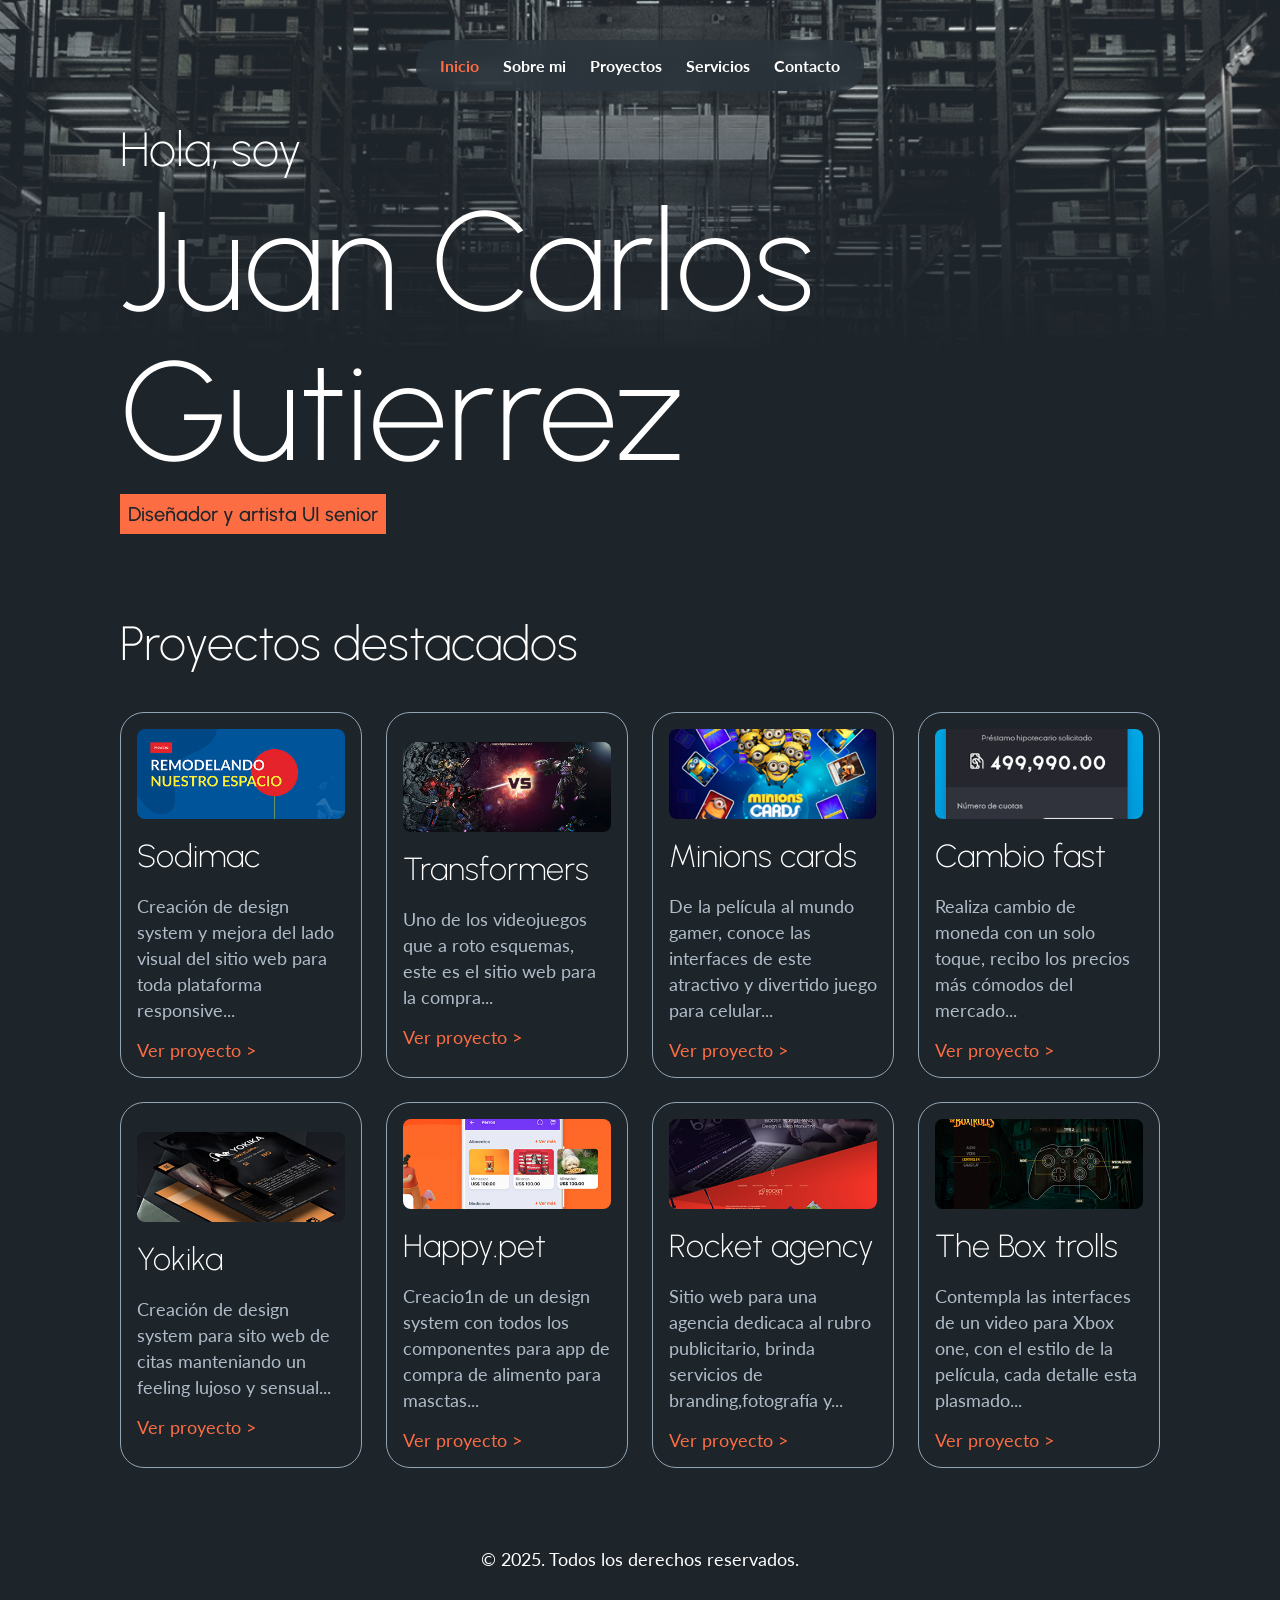
<file: index.html>
<!DOCTYPE html>
<html lang="en">
<head>
    <meta charset="UTF-8">
    <meta name="viewport" content="width=device-width, initial-scale=1.0">
    <link rel="stylesheet" href="./css/style.css">
    <title>Inicio</title>
</head>
<body>
  <!----CABECERA---->
  <header class="header">
    <!--Navegador-->
    <nav class="section__nav">
      <!--Componente nav-->
      <ul class="nav">
          <li class="nav__item nav__item--active">Inicio</li><!--Activado-->
          <li><a class="nav__item" href="./pages/sobre_mi.html">Sobre mi</a></li>
          <li><a class="nav__item" href="./pages/proyectos.html">Proyectos</a></li>
          <li><a class="nav__item" href="./pages/servicios.html">Servicios</a></li>
          <li><a class="nav__item" href="./pages/contacto.html">Contacto</a></li>
      </ul>
      
    </nav>
    <!--Contenido del banner-->
    <section class="section__banner">
      <h2>Hola, soy</h2>
      <h1>Juan Carlos Gutierrez</h1>
      <div class="banner__tag">Diseñador y artista UI senior</div>
    </section>
  </header>

  <!----CONTENIDO---->
  <section class="section__content">
    <!--Titulo-->
    <h2>Proyectos destacados</h2>
    <!--Contenedor de cards-->
    <div class="cards">
        <!--Proyecto destacado 1-->
        <div class="cards__card">
          <img class="card__imag" src="./img/ds_03.png" alt="vista previa del design system de Sodimac tiene un texto que dice Remodelando nuestro espacio">
          <h3>Sodimac</h3>
          <p>Creación de design system y mejora del lado visual del sitio web para toda plataforma responsive...</p>
          <a class="link" href="./pages/proyecto01.html">Ver proyecto > </a>
        </div>
        <!--Proyecto destacado 2-->
        <div class="cards__card">
          <img class="card__imag" src="./img/web_03.png" alt="vista previa del sitio web de transformers">
          <h3>Transformers</h3>
          <p>Uno de los videojuegos que a roto esquemas, este es el sitio web para la compra...</p>
          <a class="link" href="./pages/proyecto01.html">Ver proyecto > </a>
        </div>
        <!--Proyecto destacado 3-->
        <div class="cards__card">
          <img class="card__imag" src="./img/game_01.png" alt="vista previa del video juego Minions Cards">
          <h3>Minions cards</h3>
          <p>De la película al mundo gamer, conoce las interfaces de este atractivo y divertido juego para celular...</p>
          <a class="link" href="./pages/proyecto01.html">Ver proyecto > </a>
        </div>
        <!--Proyecto destacado 4-->
        <div class="cards__card">
          <img class="card__imag" src="./img/app_04.png" alt="vista previa del app Cabmio fast">
          <h3>Cambio fast</h3>
          <p>Realiza cambio de moneda con un solo toque, recibo los precios más cómodos del mercado...</p>
          <a class="link" href="./pages/proyecto01.html">Ver proyecto > </a>
        </div>
        <!--Proyecto destacado 5-->
        <div class="cards__card">
          <img class="card__imag" src="./img/ds_04.png" alt="vista previa del design system de la web Yokika">
          <h3>Yokika</h3>
          <p>Creación de design system para sito web de citas manteniando un feeling lujoso y sensual...</p>
          <a class="link" href="./pages/proyecto01.html">Ver proyecto > </a>
        </div>
        <!--Proyecto destacado 6-->
        <div class="cards__card">
          <img class="card__imag" src="./img/ds_01.png" alt="vista previa del design system del app Happy.pet">
          <h3>Happy.pet</h3>
          <p>Creacio1n de un design system con todos los componentes para app de compra de alimento para masctas...</p>
          <a class="link" href="./pages/proyecto01.html">Ver proyecto > </a>
        </div>
        <!--Proyecto destacado 7-->
        <div class="cards__card">
          <img class="card__imag" src="./img/web_01.png" alt="vista previa del diseño de una web de agencia digital">
          <h3>Rocket agency</h3>
          <p>Sitio web para una agencia dedicaca al rubro publicitario, brinda servicios de branding,fotografía y...</p>
          <a class="link" href="./pages/proyecto01.html">Ver proyecto > </a>
        </div>
        <!--Proyecto destacado 8-->
        <div class="cards__card">
          <img class="card__imag" src="./img/game_03.png" alt="vista previa del video juego The box trolls">
          <h3>The Box trolls</h3>
          <p>Contempla las interfaces de un video para Xbox one, con el estilo de la película, cada detalle esta plasmado...</p>
          <a class="link" href="./pages/proyecto01.html">Ver proyecto > </a>
        </div>
      </div>
  </section>

  <!----FOOTER---->
  <footer class="footer">
    © 2025. Todos los derechos reservados.
  </footer>
      
</body>
</html>
</file>
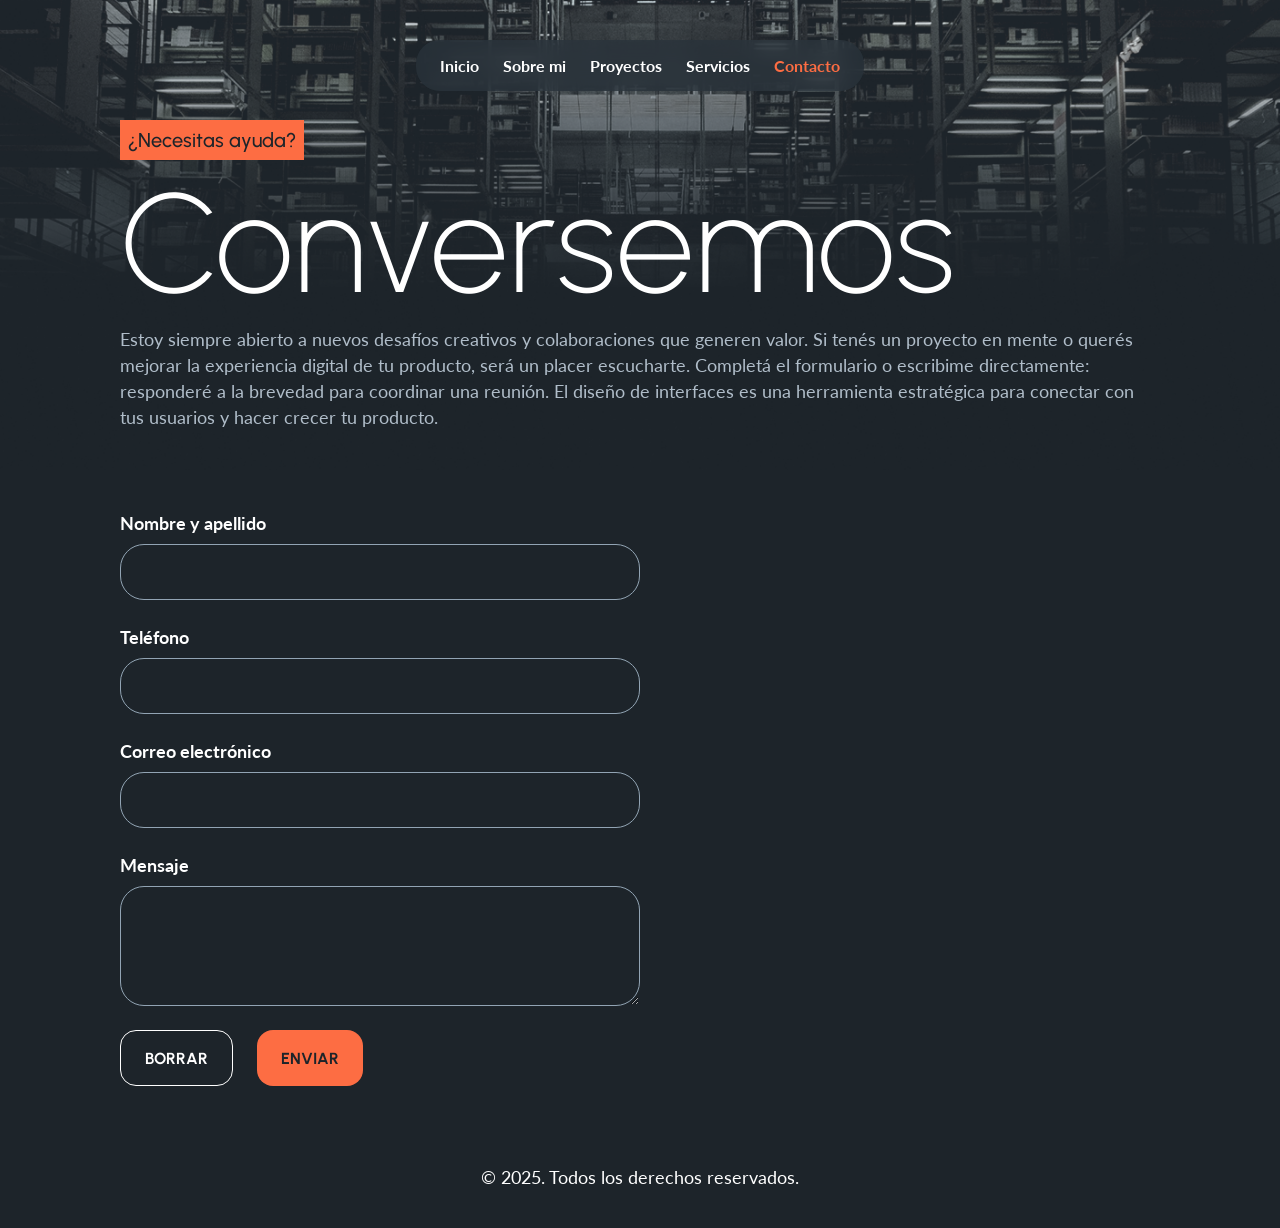
<file: pages/contacto.html>
<!DOCTYPE html>
<html lang="en">
<head>
    <meta charset="UTF-8">
    <meta name="viewport" content="width=device-width, initial-scale=1.0">
    <link rel="stylesheet" href="../css/style.css">
    <title>Contacto</title>
</head>
<body>
    <!----CABECERA---->
    <header class="header">
        <!--Navegador-->
        <nav class="section__nav">
        <!--Componente nav-->
        <ul class="nav">
            <li><a class="nav__item" href="../index.html">Inicio</a></li>
            <li><a class="nav__item" href="./sobre_mi.html">Sobre mi</a></li>
            <li><a class="nav__item" href="./proyectos.html">Proyectos</a></li>
            <li><a class="nav__item" href="./servicios.html">Servicios</a></li>
            <li class="nav__item nav__item--active">Contacto</li><!--Activado-->
        </ul>
        </nav>
        <!--Contenido del banner-->
        <section class="section__banner">
            <div class="banner__tag">¿Necesitas ayuda?</div>
            <!--Titulo-->
            <h1>Conversemos</h1>
            <p>Estoy siempre abierto a nuevos desafíos creativos y colaboraciones que generen valor. Si tenés un proyecto en mente o querés mejorar la experiencia digital de tu producto, será un placer escucharte. Completá el formulario o escribime directamente: responderé a la brevedad para coordinar una reunión. El diseño de interfaces es una herramienta estratégica para conectar con tus usuarios y hacer crecer tu producto.</p>
        </section>
    </header>

    <!----CONTENIDO---->
    <section class="section__content">
        <!--Grupo de inputs-->
        <form class="inputs" action="">
            <!--Nombre y apellido-->
            <div class="inputs__input">
                <label  class="label" for="">Nombre y apellido</label>
                <input class="input__box" type="text" name="name" id="name">
            </div>
            <!--Teléfono-->
            <div class="inputs__input">
                <label  class="label" for="">Teléfono</label>
                <input class="input__box" type="number" name="phone number" id="phone number">
            </div>
            <!--Correo electronico-->
            <div class="inputs__input">
                <label class="label" for="">Correo electrónico</label>
                <input class="input__box" type="email" name="email" id="email">
            </div>
            <!--Mensaje-->
            <div class="inputs__input">
                <label class="label" for="">Mensaje</label>
                <textarea class="textarea__box" name="message" id="message"></textarea>
            </div>
            <!--Botones-->
            <div class="buttons_group">
                <input class="button__secondary button__secondary--lg" type="reset" value="Borrar">
                <input class="button__primary button__primary--lg" type="submit" value="Enviar">
            </div>
        </form>

    </section>

    <!----FOOTER---->
    <footer class="footer">
        © 2025. Todos los derechos reservados.
    </footer>
</body>
</html>
</file>
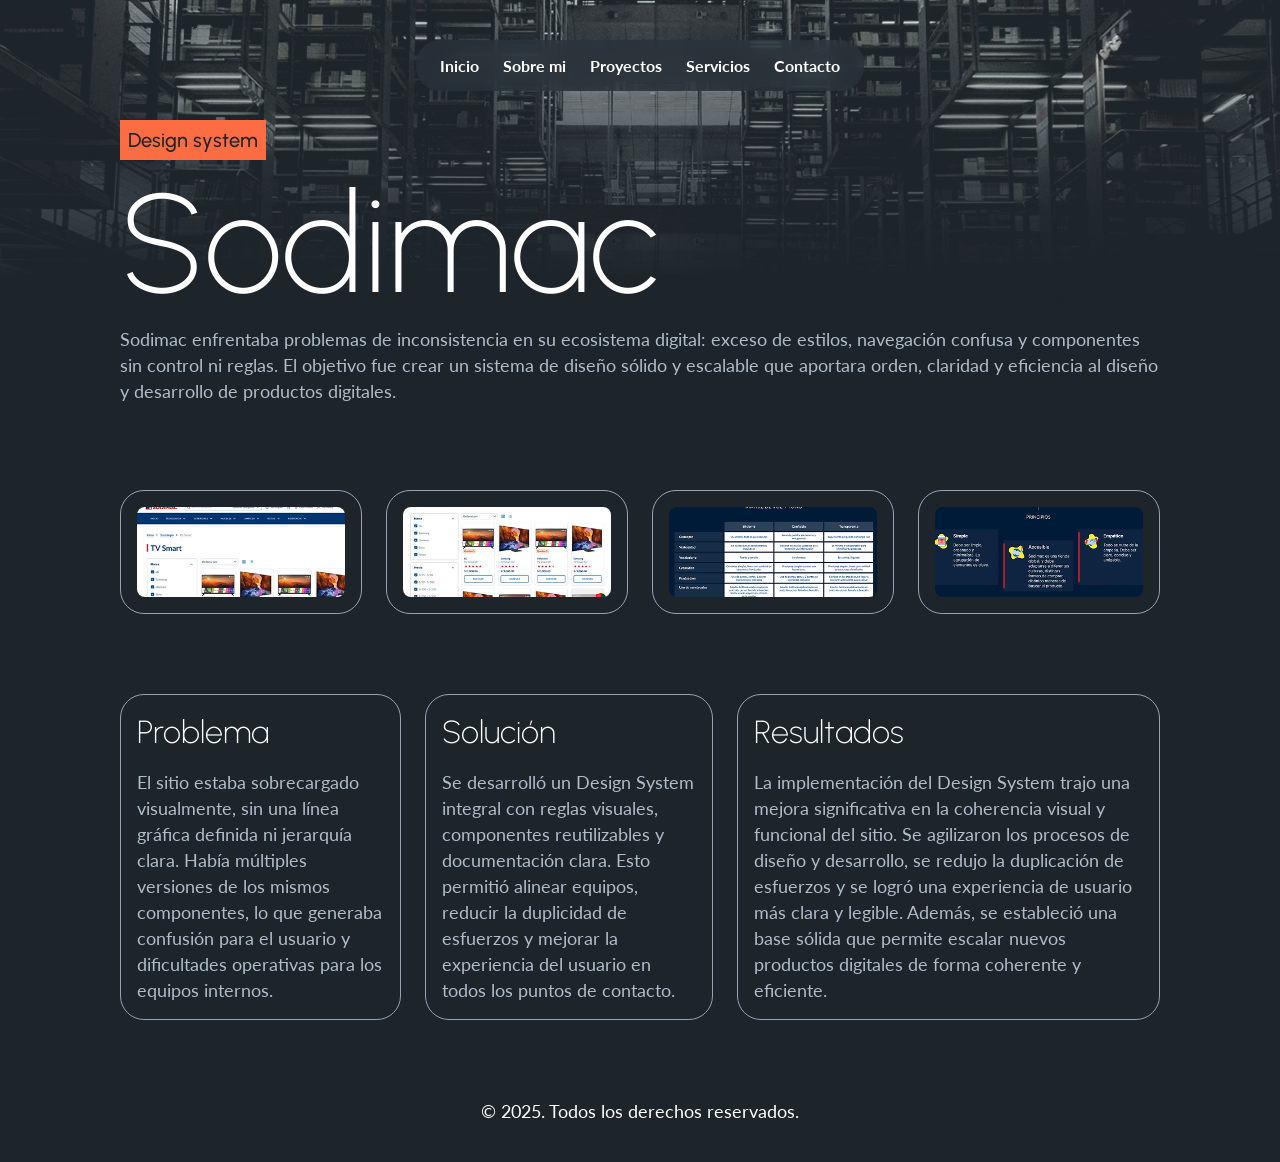
<file: pages/proyecto01.html>
<!DOCTYPE html>
<html lang="en">
<head>
    <meta charset="UTF-8">
    <meta name="viewport" content="width=device-width, initial-scale=1.0">
    <link rel="stylesheet" href="../css/style.css">
    <title>Sodimac-Design system</title>
</head>
<body>
    <!----CABECERA---->
    <header class="header">
        <!--Navegador-->
        <nav class="section__nav">
        <!--Componente nav-->
        <ul class="nav">
            <li><a class="nav__item" href="../index.html">Inicio</a></li>
            <li><a class="nav__item" href="./sobre_mi.html">Sobre mi</a></li>
            <li><a class="nav__item" href="./proyectos.html">Proyectos</a></li>
            <li><a class="nav__item" href="./servicios.html">Servicios</a></li>
            <li><a class="nav__item" href="./contacto.html">Contacto</a></li>
        </ul>
        </nav>
        <!--Contenido del banner-->
        <section class="section__banner">
            <!--Titulo-->
            <div class="banner__tag">Design system</div>
            <h1>Sodimac</h1>
            <!--Parrafo-->
            <p>Sodimac enfrentaba problemas de inconsistencia en su ecosistema digital: exceso de estilos, navegación confusa y componentes sin control ni reglas. El objetivo fue crear un sistema de diseño sólido y escalable que aportara orden, claridad y eficiencia al diseño y desarrollo de productos digitales.</p>
        </section>
        <div class="banner-container">
        </div>
    </header>

    <!----CONTENIDO---->
    <!--Imagenes-->
    <section class="section__content">
        <!--Contenedor de cards grupo 1-->
        <div class="cards">
            <!--Miniatura 1-->
            <div class="cards__card">
                <img class="card__imag" src="../img/proyecto1_01.png" alt="vista previa de un sitio web de compras">
            </div>
            <!--Miniatura 2-->
            <div class="cards__card">
                <img class="card__imag" src="../img/proyecto1_02.png" alt="vista previa de un sitio web de compras">
            </div>
            <!--Miniatura 3-->
            <div class="cards__card">
                <img class="card__imag" src="../img/proyecto1_03.png" alt="vista previa de una tabla con datos de tono de voz">
            </div>
            <!--Miniatura 4-->
            <div class="cards__card">
                <img class="card__imag" src="../img/proyecto1_04.png" alt="imagen con 3 cards donde estan los principios de diseño">
            </div>
        </div>
        </div>
    </section>
    <!--Proceso-->
    <section class="section__content">
        <div class="cards__process">
            <!--Problema-->
            <div class="cards__card">
                <h3>Problema</h3>
                <p>El sitio estaba sobrecargado visualmente, sin una línea gráfica definida ni jerarquía clara. Había múltiples versiones de los mismos componentes, lo que generaba confusión para el usuario y dificultades operativas para los equipos internos.</p>
            </div>
            <!--Solucion-->
            <div class="cards__card">
                <h3>Solución</h3>
                <p>Se desarrolló un Design System integral con reglas visuales, componentes reutilizables y documentación clara. Esto permitió alinear equipos, reducir la duplicidad de esfuerzos y mejorar la experiencia del usuario en todos los puntos de contacto.</p>
            </div>
            <!--Resultados-->
            <div class="cards__card">
                <h3>Resultados</h3>
                <p>La implementación del Design System trajo una mejora significativa en la coherencia visual y funcional del sitio. Se agilizaron los procesos de diseño y desarrollo, se redujo la duplicación de esfuerzos y se logró una experiencia de usuario más clara y legible. Además, se estableció una base sólida que permite escalar nuevos productos digitales de forma coherente y eficiente.</p>
            </div>
        </div>
    </section>

    <!----FOOTER---->
    <footer class="footer">
        © 2025. Todos los derechos reservados.
    </footer>
</body>
</html>
</file>
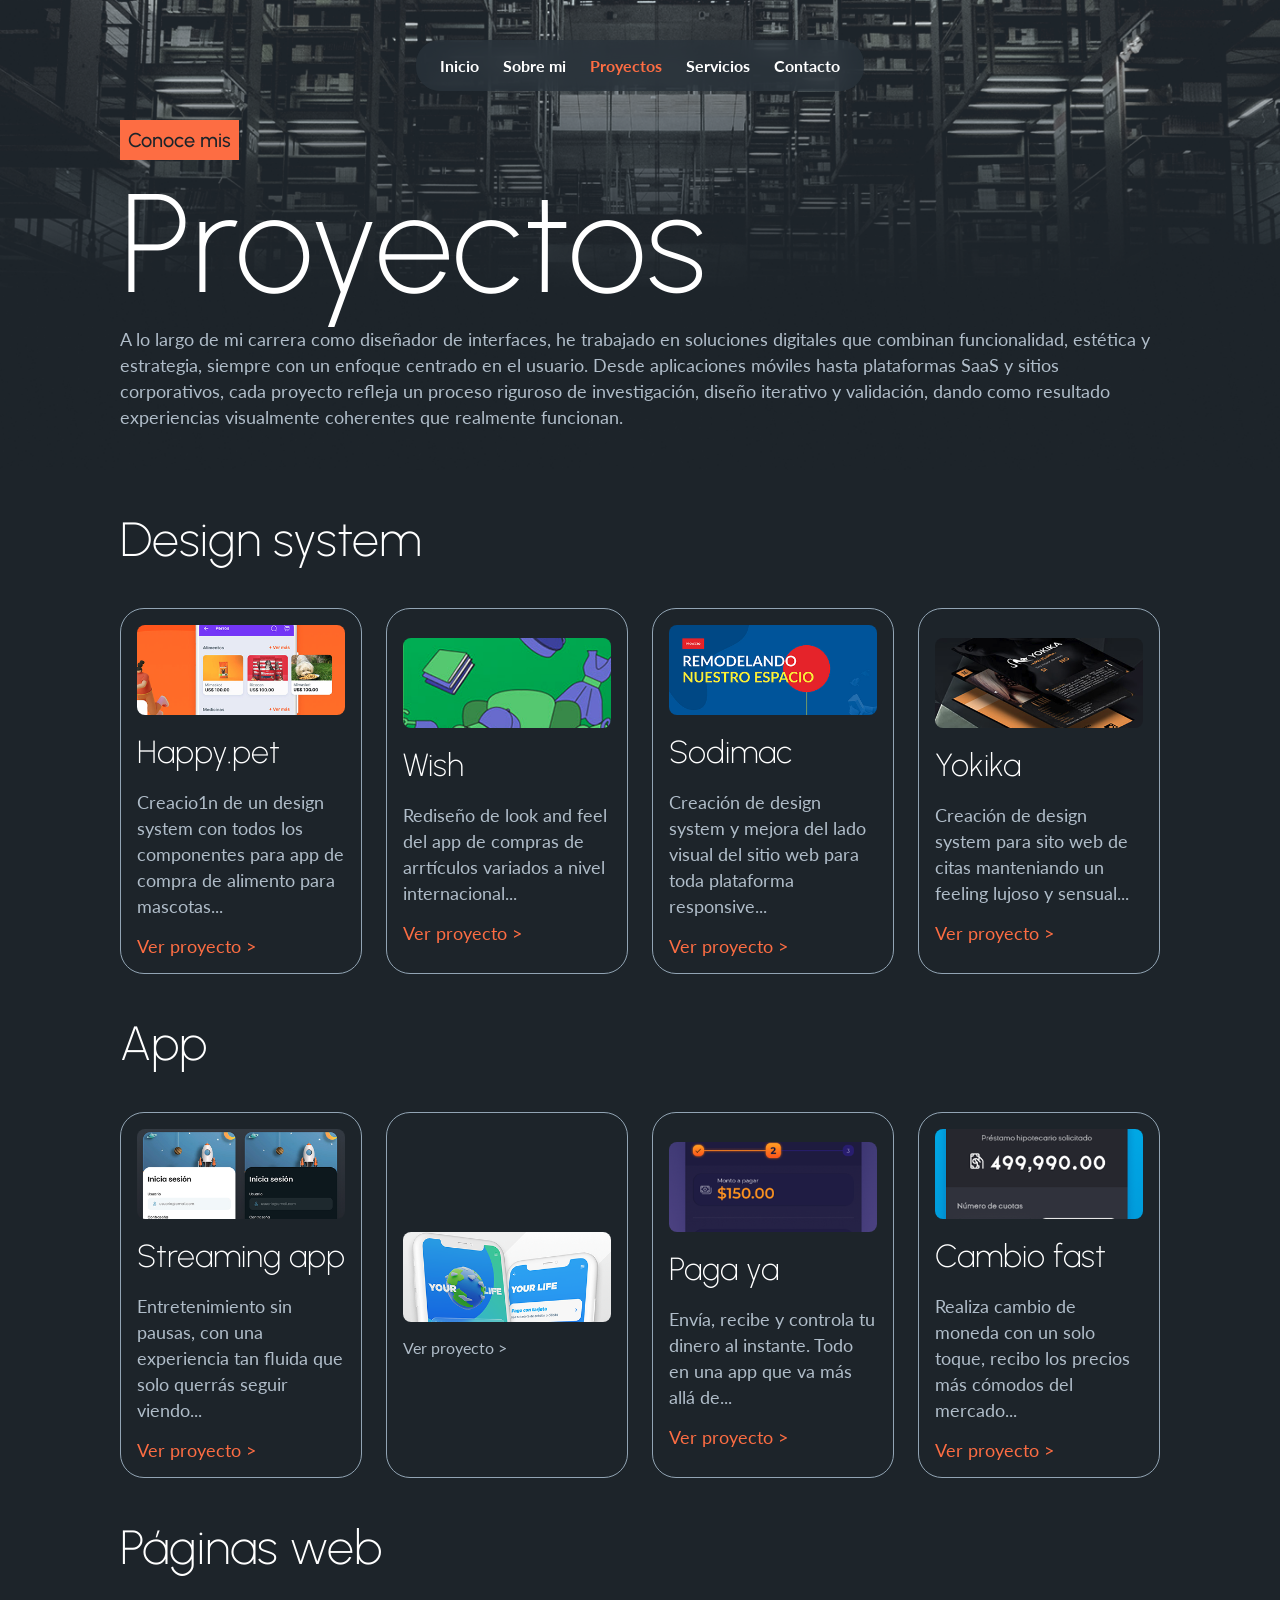
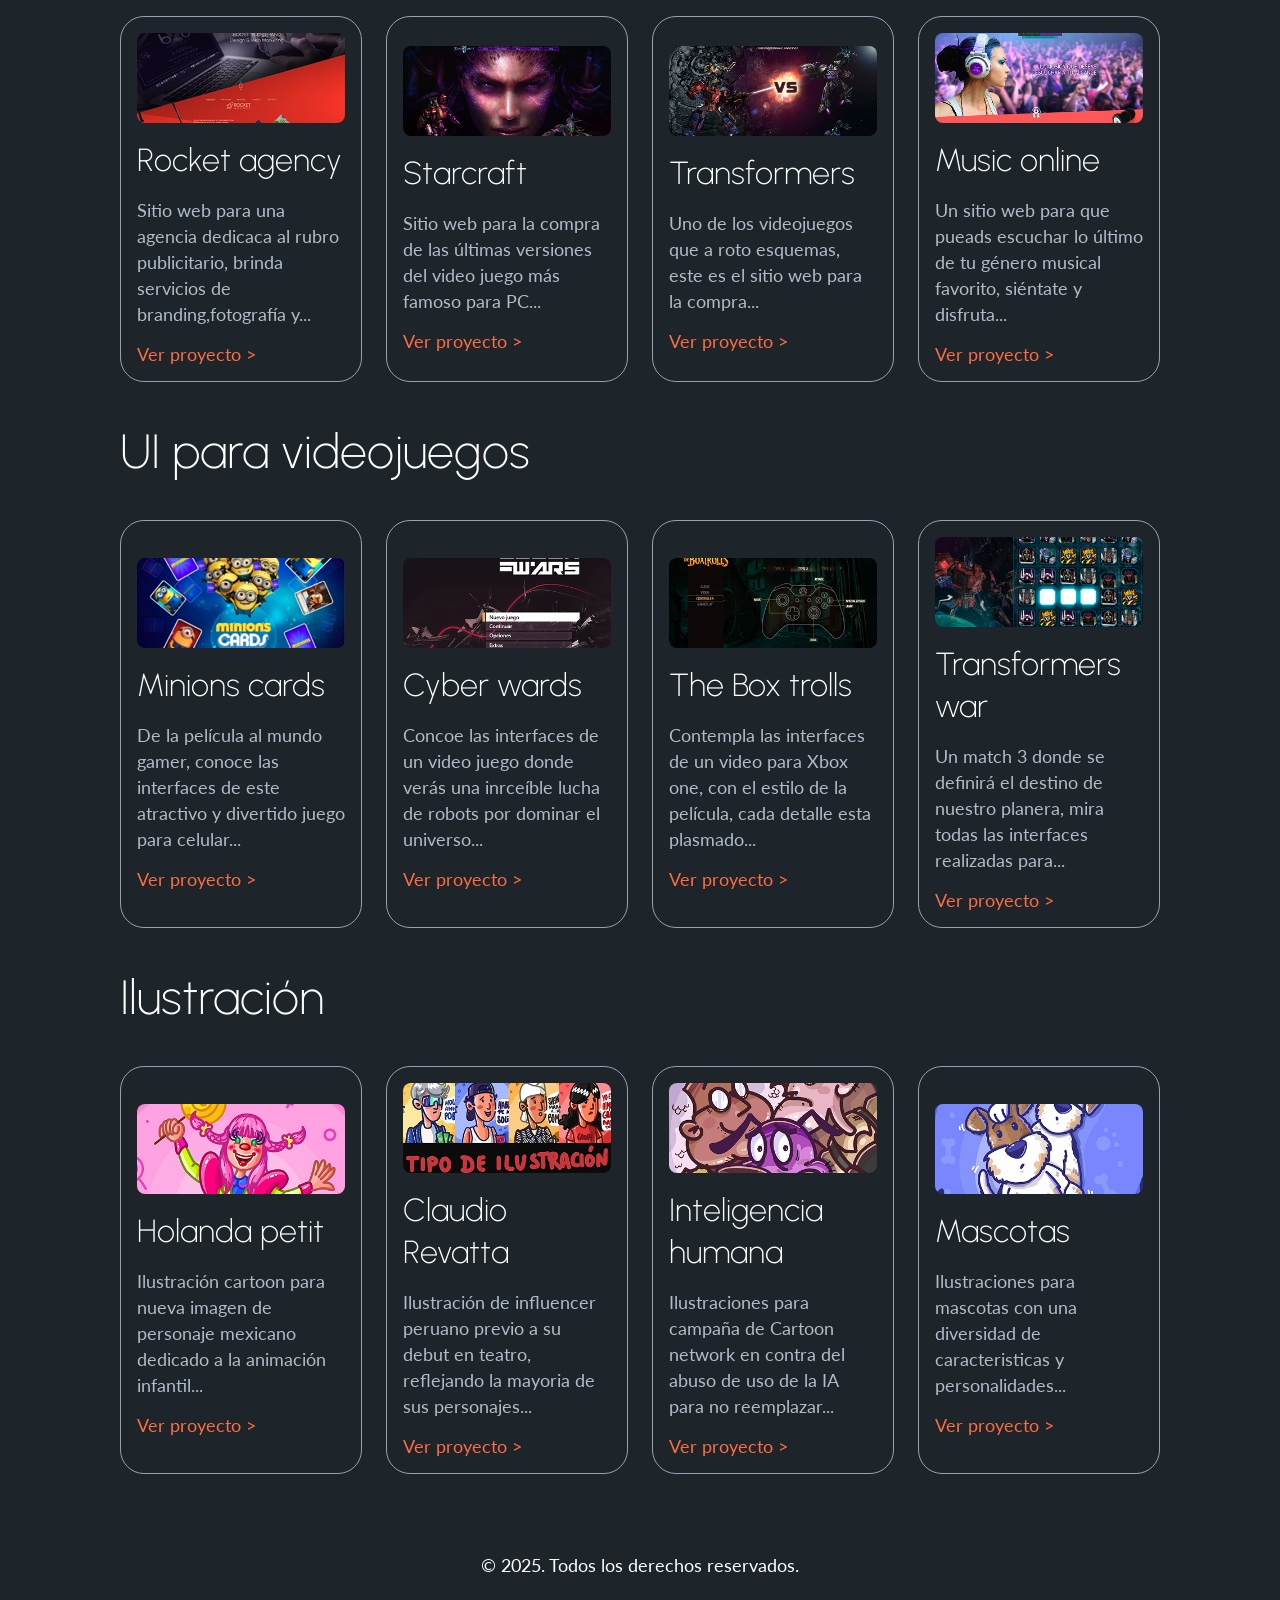
<file: pages/proyectos.html>
<!DOCTYPE html>
<html lang="en">
<head>
    <meta charset="UTF-8">
    <meta name="viewport" content="width=device-width, initial-scale=1.0">
    <link rel="stylesheet" href="../css/style.css">
    <title>Proyectos</title>
</head>
<body>
    <!----CABECERA---->
    <header class="header">
        <!--Navegador-->
        <nav class="section__nav">
            <!--Componente nav-->
            <ul class="nav">
                 <li><a class="nav__item" href="../index.html">Inicio</a></li>
                 <li><a class="nav__item" href="./sobre_mi.html">Sobre mi</a></li>
                 <li class="nav__item nav__item--active">Proyectos</li><!--Activado-->
                <li><a class="nav__item" href="./servicios.html">Servicios</a></li>
                <li><a class="nav__item" href="./contacto.html">Contacto</a></li>
            </ul>
         </nav>
        <!--Contenido del banner-->
        <section class="section__banner">
            <div class="banner__tag">Conoce mis</div>
            <!--Titulo-->
            <h1>Proyectos</h1>
            <!--Parrafo-->
            <p>A lo largo de mi carrera como diseñador de interfaces, he trabajado en soluciones digitales que combinan funcionalidad, estética y estrategia, siempre con un enfoque centrado en el usuario. Desde aplicaciones móviles hasta plataformas SaaS y sitios corporativos, cada proyecto refleja un proceso riguroso de investigación, diseño iterativo y validación, dando como resultado experiencias visualmente coherentes que realmente funcionan.</p>
        </section>
    </header>

    <!----CONTENIDO---->
    <section class="section__content">
        <!--DESIGN SYSTEM-->
        <h2>Design system</h2>
        <!--Contenedor de cards grupo 1-->
        <div class="cards">
            <!--Proyecto 1-->
            <div class="cards__card">
                <img class="card__imag" src="../img/ds_01.png" alt="Vista previa del design system para la app Happy.pet, especializada en compra de alimentos para mascotas.">
                <h3>Happy.pet</h3>
                <p>Creacio1n de un design system con todos los componentes para app de compra de alimento para mascotas...</p>
                <a class="link" href="./proyecto01.html">Ver proyecto > </a>
            </div>
            <!--Proyecto 2-->
            <div class="cards__card">
                <img class="card__imag" src="../img/ds_02.png" alt="Rediseño visual de la app Wish con una nueva identidad gráfica para una mejor experiencia de compra.">
                <h3>Wish</h3>
                <p>Rediseño de look and feel del app de compras de arrtículos variados a nivel internacional...</p>
                <a class="link" href="./proyecto01.html">Ver proyecto > </a>
            </div>
            <!--Proyecto 3-->
            <div class="cards__card">
                <img class="card__imag" src="../img/ds_03.png" alt="Design system y rediseño de interfaz para el sitio web de Sodimac, adaptado a plataformas responsivas.">
                <h3>Sodimac</h3>
                <p>Creación de design system y mejora del lado visual del sitio web para toda plataforma responsive...</p>
                <a class="link" href="./proyecto01.html">Ver proyecto > </a>
            </div>
            <!--Proyecto 4-->
            <div class="cards__card">
                <img class="card__imag" src="../img/ds_04.png" alt="Design system para el sitio de citas Yokika con enfoque visual lujoso y elegante.">
                <h3>Yokika</h3>
                <p>Creación de design system para sito web de citas manteniando un feeling lujoso y sensual...</p>
                <a class="link" href="./proyecto01.html">Ver proyecto > </a>
            </div>
        </div>

        <!--APP-->
        <h2>App</h2>
        <!--Contenedor de cards grupo 2-->
        <div class="cards">
            <!--Proyecto 1-->
            <div class="cards__card">
                <img class="card__imag" src="../img/app_01.png" alt="nterfaz de la app de streaming diseñada para ofrecer una experiencia de entretenimiento continua.">
                <h3>Streaming app</h3>
                <p>Entretenimiento sin pausas, con una experiencia tan fluida que solo querrás seguir viendo...</p>
                <a class="link" href="./proyecto01.html">Ver proyecto > </a>
            </div>
            <!--Proyecto 2-->
            <div class="cards__card">
                <img class="card__imag" src="../img/app_02.png" alt="Pantalla de la app Your life enfocada en el bienestar personal y el seguimiento de hábitos saludables.>
                <h3>Your life</h3>
                <p>Tu bienestar es importante por eso esta al alcance de un toque, donde cada hábito suma y cada meta te lleva a...</p>
                <a class="link" href="./proyecto01.html">Ver proyecto > </a>
            </div>
            <!--Proyecto 3-->
            <div class="cards__card">
                <img class="card__imag" src="../img/app_03.png" alt="Diseño UI de la app Paga ya para realizar transferencias y controlar finanzas de forma sencilla.">
                <h3>Paga ya</h3>
                <p>Envía, recibe y controla tu dinero al instante. Todo en una app que va más allá de...</p>
                <a class="link" href="./proyecto01.html">Ver proyecto > </a>
            </div>
            <!--Proyecto 4-->
            <div class="cards__card">
                <img class="card__imag" src="../img/app_04.png" alt="Interfaz de Cambio Fast, app para cambio de divisas con tasas competitivas y facilidad de uso.">
                <h3>Cambio fast</h3>
                <p>Realiza cambio de moneda con un solo toque, recibo los precios más cómodos del mercado...</p>
                <a class="link" href="./proyecto01.html">Ver proyecto > </a>
            </div>
        </div>

        <!--WEB-->
        <h2>Páginas web</h2>
        <!--Contenedor de cards grupo 3-->
        <div class="cards">
            <!--Proyecto 1-->
            <div class="cards__card">
                <img class="card__imag" src="../img/web_01.png" alt="Sitio web de Rocket Agency, agencia de branding, fotografía y servicios publicitarios.">
                <h3>Rocket agency</h3>
                <p>Sitio web para una agencia dedicaca al rubro publicitario, brinda servicios de branding,fotografía y...</p>
                <a class="link" href="./proyecto01.html">Ver proyecto > </a>
            </div>
            <!--Proyecto 2-->
            <div class="cards__card">
                <img class="card__imag" src="../img/web_02.png" alt="Página principal del sitio web de Starcraft, tienda para adquirir las últimas versiones del videojuego.">
                <h3>Starcraft</h3>
                <p>Sitio web para la compra de las últimas versiones del video juego más famoso para PC...</p>
                <a class="link" href="./proyecto01.html">Ver proyecto > </a>
            </div>
            <!--Proyecto 3-->
            <div class="cards__card">
                <img class="card__imag" src="../img/web_03.png" alt="Sitio web de Transformers diseñado para la compra del videojuego con enfoque visual atractivo">
                <h3>Transformers</h3>
                <p>Uno de los videojuegos que a roto esquemas, este es el sitio web para la compra...</p>
                <a class="link" href="./proyecto01.html">Ver proyecto > </a>
            </div>
            <!--Proyecto 4-->
            <div class="cards__card">
                <img class="card__imag" src="../img/web_04.png" alt="Web de Music Online, diseñada para escuchar música en línea por género favorito.">
                <h3>Music online</h3>
                <p>Un sitio web para que pueads escuchar lo último de tu género musical favorito, siéntate y disfruta...</p>
                <a class="link" href="./proyecto01.html">Ver proyecto > </a>
            </div>
        </div>

        <!--VIDEO JUEGOS-->
        <h2>UI para videojuegos</h2>
        <!--Contenedor de cards grupo 3-->
        <div class="cards">
            <!--Proyecto 1-->
            <div class="cards__card">
                <img class="card__imag" src="../img/game_01.png" alt="Interfaz del videojuego Minions Cards para celular, con estilo visual divertido y colorido.">
                <h3>Minions cards</h3>
                <p>De la película al mundo gamer, conoce las interfaces de este atractivo y divertido juego para celular...</p>
                <a class="link" href="./proyecto01.html">Ver proyecto > </a>
            </div>
            <!--Proyecto 2-->
            <div class="cards__card">
                <img class="card__imag" src="../img/game_02.png" alt="Pantalla del videojuego Cyber Wards, con diseño de UI futurista para lucha entre robots.">
                <h3>Cyber wards</h3>
                <p>Concoe las interfaces de un video juego donde verás una inrceíble lucha de robots por dominar el universo...</p>
                <a class="link" href="./proyecto01.html">Ver proyecto > </a>
            </div>
            <!--Proyecto 3-->
            <div class="cards__card">
                <img class="card__imag" src="../img/game_03.png" alt="Diseño de interfaz para el videojuego The Box Trolls inspirado en la película, para Xbox One.">
                <h3>The Box trolls</h3>
                <p>Contempla las interfaces de un video para Xbox one, con el estilo de la película, cada detalle esta plasmado...</p>
                <a class="link" href="./proyecto01.html">Ver proyecto > </a>
            </div>
            <!--Proyecto 4-->
            <div class="cards__card">
                <img class="card__imag" src="../img/game_04.png" alt="Interfaz de juego Transformers War estilo match 3 con temática de batalla por el planeta.">
                <h3>Transformers war</h3>
                <p>Un match 3 donde se definirá el destino de nuestro planera, mira todas las interfaces realizadas para...</p>
                <a class="link" href="./proyecto01.html">Ver proyecto > </a>
            </div>
        </div>

        <!--ILUSTRACION-->
        <h2>Ilustración</h2>
        <!--Contenedor de cards grupo 3-->
        <div class="cards">
            <!--Proyecto 1-->
            <div class="cards__card">
                <img class="card__imag" src="../img/ilustracion_01.png" alt="imagen de una ilustración de una payasita colorida sonriendo">
                <h3>Holanda petit</h3>
                <p>Ilustración cartoon para nueva imagen de personaje mexicano dedicado a la animación infantil...</p>
                <a class="link" href="./proyecto01.html">Ver proyecto > </a>
            </div>
            <!--Proyecto 2-->
            <div class="cards__card">
                <img class="card__imag" src="../img/ilustracion_02.png" alt="imagen de una ilustración con varios personajes hombres">
                <h3>Claudio Revatta</h3>
                <p>Ilustración de influencer peruano previo a su debut en teatro, reflejando la mayoria de sus personajes...</p>
                <a class="link" href="./proyecto01.html">Ver proyecto > </a>
            </div>
            <!--Proyecto 3-->
            <div class="cards__card">
                <img class="card__imag" src="../img/ilustracion_03.png" alt="ilustración de un perro abrazado por personas">
                <h3>Inteligencia humana</h3>
                <p>Ilustraciones para campaña de Cartoon network en contra del abuso de uso de la IA para no reemplazar...</p>
                <a class="link" href="./proyecto01.html">Ver proyecto > </a>
            </div>
            <!--Proyecto 4-->
            <div class="cards__card">
                <img class="card__imag" src="../img/ilustracion_04.png" alt="ilustracion de 2 perros juntos">
                <h3>Mascotas</h3>
                <p>Ilustraciones para mascotas con una diversidad de caracteristicas y personalidades...</p>
                <a class="link" href="./proyecto01.html">Ver proyecto > </a>
            </div>
        </div>
    </section>

    <!----FOOTER---->
    <footer class="footer">
        © 2025. Todos los derechos reservados.
    </footer>
</body>
</html>
</file>
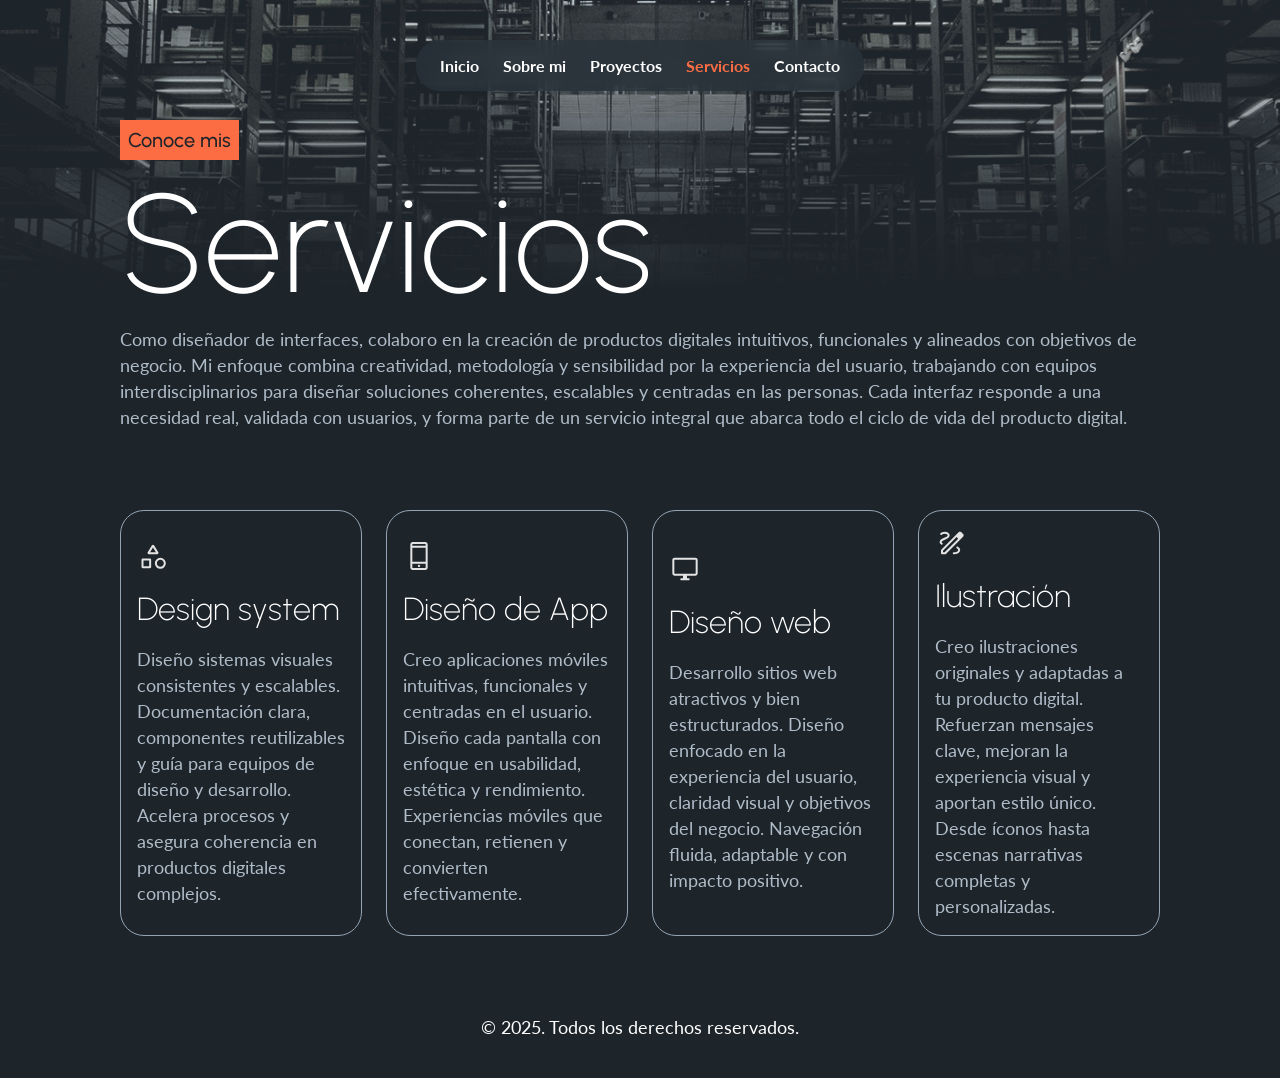
<file: pages/servicios.html>
<!DOCTYPE html>
<html lang="en">
<head>
    <meta charset="UTF-8">
    <meta name="viewport" content="width=device-width, initial-scale=1.0">
    <link rel="stylesheet" href="../css/style.css">
    <title>Servicios</title>
</head>
<body>
    <!----CABECERA---->
    <header class="header">
        <!--Navegador-->
        <nav class="section__nav">
        <!--Componente nav-->
        <ul class="nav">
            <li><a class="nav__item" href="../index.html">Inicio</a></li>
            <li><a class="nav__item" href="./sobre_mi.html">Sobre mi</a></li>
            <li><a class="nav__item" href="./proyectos.html">Proyectos</a></li>
            <li class="nav__item nav__item--active">Servicios</li><!--Activado-->
            <li><a class="nav__item" href="./contacto.html">Contacto</a></li>
        </ul>
        </nav>
        <!--Contenido del banner-->
        <section class="section__banner">
            <div class="banner__tag">Conoce mis</div>
            <!--Titulo-->
            <h1>Servicios</h1>
            <!--Parrafo-->
            <p>Como diseñador de interfaces, colaboro en la creación de productos digitales intuitivos, funcionales y alineados con objetivos de negocio. Mi enfoque combina creatividad, metodología y sensibilidad por la experiencia del usuario, trabajando con equipos interdisciplinarios para diseñar soluciones coherentes, escalables y centradas en las personas. Cada interfaz responde a una necesidad real, validada con usuarios, y forma parte de un servicio integral que abarca todo el ciclo de vida del producto digital.</p>
        </section>
        <div class="banner-container">
        </div>
    </header>

    <!----CONTENIDO---->
    <section class="section__content">
        <!--Contenedor de cards-->
        <div class="cards">
            <!--Design system-->
            <div class="cards__card">
                <img class="card__icon" src="../svg/icon_ds.svg" alt="icono representativo de design system"/>
                <h3>Design system</h3>
                <p>Diseño sistemas visuales consistentes y escalables. Documentación clara, componentes reutilizables y guía para equipos de diseño y desarrollo. Acelera procesos y asegura coherencia en productos digitales complejos.</p>
            </div>
            <!--App-->
            <div class="cards__card">
                <img class="card__icon" src="../svg/icon_app.svg" alt="icono repreentativo de app en forma de celular"/>
                <h3>Diseño de App</h3>
                <p>Creo aplicaciones móviles intuitivas, funcionales y centradas en el usuario. Diseño cada pantalla con enfoque en usabilidad, estética y rendimiento. Experiencias móviles que conectan, retienen y convierten efectivamente.</p>
            </div>
            <!--Diseño web-->
            <div class="cards__card">
                <img class="card__icon" src="../svg/icon_web.svg" alt="icono en forma de una computadora"/>
                <h3>Diseño web</h3>
                <p>Desarrollo sitios web atractivos y bien estructurados. Diseño enfocado en la experiencia del usuario, claridad visual y objetivos del negocio. Navegación fluida, adaptable y con impacto positivo.</p>
            </div>
            <!--Ilustración-->
            <div class="cards__card">
                <img class="card__icon" src="../svg/icon_ilustration.svg" alt="icono icono en forma de lapiz dibujando"/>
                <h3>Ilustración</h3>
                <p>Creo ilustraciones originales y adaptadas a tu producto digital. Refuerzan mensajes clave, mejoran la experiencia visual y aportan estilo único. Desde íconos hasta escenas narrativas completas y personalizadas.</p>
            </div>
        </div>
    </section>

    <!----FOOTER---->
    <footer class="footer">
        © 2025. Todos los derechos reservados.
    </footer>
</body>
</html>
</file>
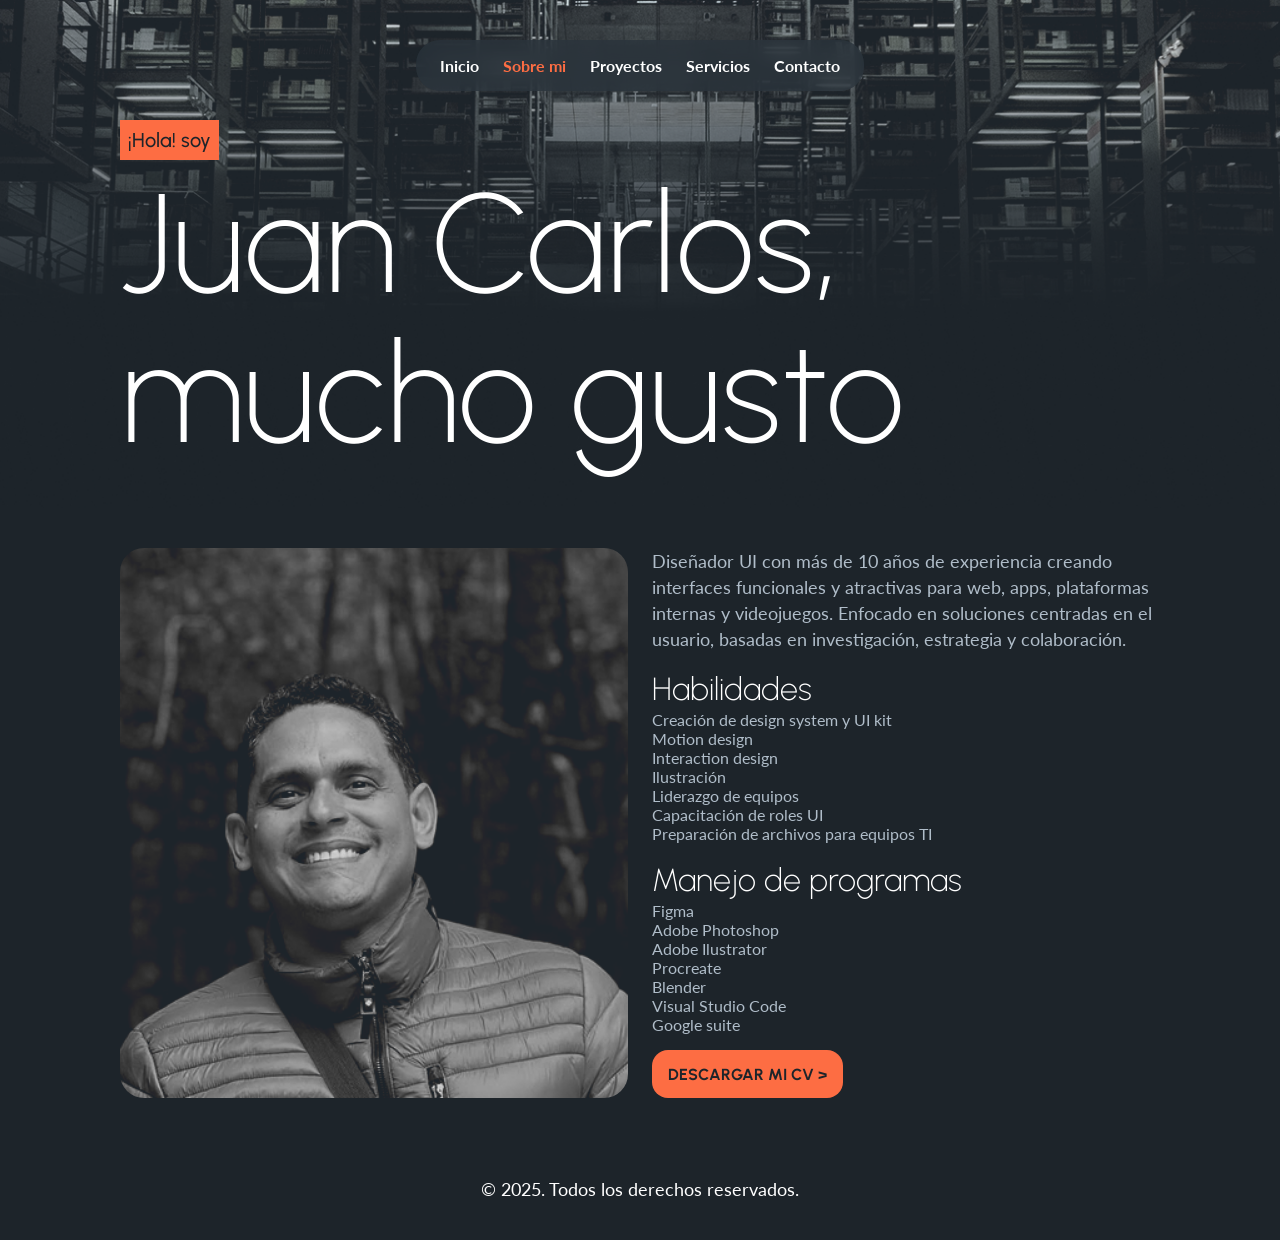
<file: pages/sobre_mi.html>
<!DOCTYPE html>
<html lang="en">
<head>
    <meta charset="UTF-8">
    <meta name="viewport" content="width=device-width, initial-scale=1.0">
    <link rel="stylesheet" href="../css/style.css">
    <title>Sobre mi</title>
</head>
<body>
    <!----CABECERA---->
    <header class="header">
        <!--Navegador-->
        <nav class="section__nav">
        <!--Componente nav-->
        <ul class="nav">
            <li><a class="nav__item" href="../index.html">Inicio</a></li>
            <li class="nav__item nav__item--active">Sobre mi</li><!--Activado-->
            <li><a class="nav__item" href="./proyectos.html">Proyectos</a></li>
            <li><a class="nav__item" href="./servicios.html">Servicios</a></li>
            <li><a class="nav__item" href="./contacto.html">Contacto</a></li>
        </ul>
        </nav>
        <!--Contenido del banner-->
        <section class="section__banner">
            <div class="banner__tag">¡Hola! soy</div>
            <!--Titulo-->
            <h1>Juan Carlos, mucho gusto</h1>
        </section>
    </header>

    <!----CONTENIDO---->
    <section class="section__content">
        <!--Contenedor de cards-->
        <div class="cards__profile">
            <!--Foto-->
            <div class="card__imag--profile"></div>
            <!--Info-->
            <div class="card__info">
                <!--Descripcion-->
                <p>Diseñador UI con más de 10 años de experiencia creando interfaces funcionales y atractivas para web, apps, plataformas internas y videojuegos. Enfocado en soluciones centradas en el usuario, basadas en investigación, estrategia y colaboración.</p>
                <!--Skills-->
                <div>
                    <h3>Habilidades</h3>
                    <ul>
                        <li>Creación de design system y UI kit</li>
                        <li>Motion design</li>
                        <li>Interaction design</li>
                        <li>Ilustración</li>
                        <li>Liderazgo de equipos</li>
                        <li>Capacitación de roles UI</li>
                        <li>Preparación de archivos para equipos TI</li>
                     </ul>
                </div>
                <div>
                    <h3>Manejo de programas</h3>
                    <ul>
                        <li>Figma</li>
                        <li">Adobe Photoshop</li>
                        <li>Adobe Ilustrator</li>
                        <li>Procreate</li>
                        <li>Blender</li>
                        <li>Visual Studio Code</li>
                        <li>Google suite</li>
                    </ul>
                </div>

                <button class="button__primary button__primary--md">Descargar mi CV > </button>
                 
            </div>
            
        </div>
    </section>

    <!----FOOTER---->
    <footer class="footer">
        © 2025. Todos los derechos reservados.
    </footer>
    
</body>
</html>
</file>
<file: css/style.css>
/*----PARAMETROS GENERALES----*/
/*Fonts Google*/
@import url('https://fonts.googleapis.com/css2?family=Lato:ital,wght@0,100;0,300;0,400;0,700;0,900;1,100;1,300;1,400;1,700;1,900&family=Urbanist:ital,wght@0,100..900;1,100..900&display=swap');

*{
    /*Grafico*/
    margin: 0px;
    padding: 0px;
    box-sizing: border-box;
    /*Texto*/
    font-family: "Lato", sans-serif;
    font-size: 1rem;
    list-style: none;
    color: #B0BDC9;
}


/*----ESTILOS DE TEXTO----*/
/*Titulos*/
h1{
    /*Grafico*/
    background-color: transparent;
    width: 100%;
    /*Texto*/
    font-family: "Urbanist", sans-serif;
    font-size: 3rem;
    font-weight: 200;
    line-height: 3.625rem;
    color: white;
}
h2{
    /*Grafico*/
    background-color: transparent;
    /*Texto*/
    font-family: "Urbanist", sans-serif;
    font-weight: 200;
    font-size: 2rem;
    line-height: 2.625rem;
    color: white;
}
h3{
    /*Grafico*/
    background-color: transparent;
    /*Texto*/
    font-family: "Urbanist", sans-serif;
    font-weight: 200;
    font-size: 1.25rem;
    line-height: 1.875rem;
    color: white;
}

/*Parrafo*/
p{
    /*Grafico*/
    background-color: transparent;
    /*Texto*/
    font-size: 1rem;
    line-height: 26px;
}

/*Etiquetas*/
.label{
    /*Grafico*/
    background-color: transparent;
    /*Texto*/
    font-weight: bold;
    font-size: 1rem;
    color: white;
    line-height: 26px;
}




/*----SECCIONES----*/
/*Seccion cabecera*/
.header{
    /*Grafico*/
    background-image: url(../img/banner_background.png);
    background-size: cover;
    background-position: center;
    background-repeat: no-repeat;
    min-height: 10vh;
    object-fit: cover;
}

/*Seccion Contenido*/
.section__nav{
    /*Grafico*/
    width: 100vw;
    padding: 24px;
    position: fixed;
    /*Display*/
    display: flex;
    flex-direction: column;
    align-items: center;
    justify-content: center;
    gap: 24px;
}
.section__banner{
    /*Grafico*/
    width: 100vw;
    /*Display*/
    display: flex;
    padding: 120px 24px 24px;
    flex-direction: column;
    align-items: start;
    justify-content: start;
    gap: 8px;
}
.section__content{
    /*Grafico*/
    background-color: #1D242A;
    padding: 24px;
    /*Display*/
    display: flex;
    flex-direction: column;
    gap: 24px;
}

/*Seccion Footer*/
.footer{
    /*Grafico*/
    background-color: #1D242A;
    padding: 24px;
    /*Display*/
    display: flex;
    justify-content: center;
    align-items: center;
    color: white;
    grid-template-columns: repeat(1fr);
    gap: 24px;
    /*Texto*/
    font-size: 1rem;
}




/*----COMPONENTES INDIDUALES----*/
/*--Nav--*/
.nav{
    /*Grafico*/
    background-color: rgba(42, 52, 60, 0.7);
    backdrop-filter: blur(10px);
    -webkit-backdrop-filter: blur(10px);
    width: fit-content;
    border-radius: 24px;
    padding: 16px 24px;
    /*Display*/
    display: flex;
    flex-direction: row;
    justify-content: center;
    gap: 24px;
}
.nav li {
    /*Grafico*/
    background: transparent;
    padding: 0;
    margin: 0;
    /*Texto*/
    list-style: none;
  }
.nav__item{
    /*Grafico*/
    background-color: transparent;
    /*Texto*/
    font-family: "Lato", sans-serif;
    font-size: 1rem;
    font-weight: bold;
    text-decoration: none;
    color: white;
}
.nav__item--active{
    /*Texto*/
    color: #FD6D43;
}

/*--Button--*/
/*Primary*/
.button__primary{
    /*Grafico*/
    background-color: #FD6D43;
    border-radius: 16px;
    border-style: none;
    width: 100%;
    /*Texto*/
    font-family: "Urbanist", sans-serif;
    font-weight: bold;
    text-transform: uppercase;
    color: #1D242A;
}
.button__primary--lg{
    /*Grafico*/
    padding: 0px 24px 0px 24px;
    height: 56px;
    /*Texto*/
    font-size: 1rem;
}
.button__primary--md{
    /*Grafico*/
    padding: 0px 16px 0px 16px;
    height: 48px;
    /*Texto*/
    font-size: 1rem;
}
.button__primary--sm{
    /*Grafico*/
    padding: 0px 8px 0px 8px;
    height: 40px;
    /*Texto*/
    font-size: 0.75rem;
}
.button__primary:hover{
    background-color: #a75238;
}
/*Secondary*/
.button__secondary{
    /*Grafico*/
    background-color: transparent;
    border-radius: 16px;
    border-style: none;
    width: 100%;
    border: white solid 1px;
    /*Texto*/
    font-family: "Urbanist", sans-serif;
    font-weight: bold;
    text-transform: uppercase;
    color: white;;
}
.button__secondary--lg{
    /*Grafico*/
    padding: 0px 24px 0px 24px;
    height: 56px;
    /*Texto*/
    font-size: 1rem;
}
.button__secondary--md{
    /*Grafico*/
    padding: 0px 16px 0px 16px;
    height: 48px;
    /*Texto*/
    font-size: 1rem;
}
.button__secondary--sm{
    /*Grafico*/
    padding: 0px 8px 0px 8px;
    height: 40px;
    /*Texto*/
    font-size: 0.75rem;
}
.button__secondary:hover{
    background-color: #a75238;
}

/*--Link--*/
.link{
    /*Grafico*/
    background-color: transparent;
    /*Texto*/
    font-size: 1rem;
    font-family: "Lato", sans-serif;
    text-decoration: none;
    color: #FD6D43;
}
.link:hover{
    text-decoration: underline;
    color: #fc9677;
}

/*--Card--*/
/*Card*/
.cards{
    display: grid;
    grid-template-columns: 1fr; /* Mobile: 1 columna */
    gap: 24px;
  }

.cards__profile {
    display: grid;
    grid-template-columns: 1fr;
    gap: 24px;
}
.cards__card{
    /*Fondo*/
    background-color: transparent;
    border: #92A4B4 solid 1px;
    border-radius: 24px;
    padding: 16px;
    /*Display*/
    display: flex;
    flex-direction: column;
    align-items: start;
    justify-content: center;
    gap: 16px;
}
.card__imag{
    /*Fondo*/
    width: 100%;
    height: auto;
    border-radius: 8px;
    object-fit: cover;
    /*Display*/
    display: block;
}

.card__imag--profile{
    background-image: url(../img/profile.png);
    background-size: cover;
    background-position: center;
    background-repeat: no-repeat;
    min-height: 20vh;
    object-fit: cover;
    border-radius: 24px;
}
.cards__process{
    display: flex;
    flex-direction: column;
    grid-template-columns: 1fr; /* Mobile: 1 columna */
    gap: 24px;
}

.card__icon{
    width: 32px;
    height: 32px;
}

.card__info{
    display: flex;
    flex-direction: column;
    gap: 16px;
}
.card__info--group{
    display: flex;
    flex-direction: column;
    gap: 8px;
}

/*--Inputs--*/
.inputs{
    /*Display*/
    display: flex;
    flex-direction: column;
    grid-template-columns: 1fr;
    gap: 16px;
}
.inputs__input{
    /*Display*/
    display: flex;
    flex-direction: column;
    gap: 8px;
}
.input__box{
    /*Grafico*/
    background-color: transparent;
    border-radius: 24px;
    border: #92A4B4 solid 1px;
    padding: 16px;
    height: 56px;
    /*Texto*/
    font-size: 1rem;
    font-family: "Lato", sans-serif;
    color: #92A4B4;
    line-height: 26px;
}
.input__box:hover{
    /*Grafico*/
    background-color: #1a2024;
}

.textarea__box{
    /*Grafico*/
    background-color: transparent;
    border-radius: 24px;
    border: #92A4B4 solid 1px;
    padding: 16px 12px;
    height: 120px;
    /*Texto*/
    font-size: 1rem;
    font-family: "Lato", sans-serif;
    color: #92A4B4;
    line-height: 26px;
}
.textarea__box:hover{
    /*Grafico*/
    background-color: #1a2024;
}

.buttons_group{
    /*Display*/
    display: flex;
    flex-direction: column-reverse;
    gap: 24px;
}

/*--Banner--*/
.banner{
    /*Grafico*/
    background-color: transparent;
    /*Display*/
    display: flex;
    flex-direction: column;
    grid-template-columns: 1fr;
    gap: 16px;
    width: 100%;
}
.banner__tag {
    /*Grafico*/
    padding: 8px;
    background-color: #FD6D43;
    width: fit-content;
    /*Texto*/
    font-family: "Urbanist", sans-serif;
    font-weight: 500;
    font-size: 1rem; 
    color: #1D242A;
  }


  
/*----PUNTOS DE CORTE----*/

/*TABLET*/
@media (min-width: 768px) {
    /*----ESTILOS DE TEXTO----*/
    /*Titulos*/
    h1{
        /*Texto*/
        font-size: 6rem;
        line-height: 6.625rem;
    }
    h2{
        /*Texto*/
        font-size: 2.5rem;
        line-height: 2.125rem;
    }
    h3{
        /*Texto*/
        font-size: 1.5rem;
        line-height: 3.125rem;
    }
    /*----SECCIONES----*/
    .header{
        /*Fondo*/
        min-height: 30vh;
    }
    .section__nav{
        padding: 24px;
        gap: 32px;
        position: fixed;
    }
    .section__banner{
        padding: 120px 24px 24px;
        gap: 8px;
    }
    .section__content{
        padding: 24px;
        gap: 32px;
    }
    .footer{
        padding: 24px;
    }
    /*----COMPONENTES----*/
    .button__primary{
        /*Fondo*/
        width: fit-content;
    }
    .button__secondary{
        /*Fondo*/
        width: fit-content;
    } 
    .cards {
        grid-template-columns: repeat(2, 1fr);
    }
    .cards__profile {
        grid-template-columns: repeat(2, 1fr)
    }
    .cards__process{
        display: flex;
        flex-direction: row;
        grid-template-rows: repeat(3, 1fr);
        gap: 24px;
    }
    .inputs{
        gap: 16px;
    }
    .buttons_group{
        flex-direction: row;
    }
    .banner__tag {
        /*Texto*/
        font-size: 1rem; 
      }

}

/*DESKTOP*/
@media (min-width: 1024px) {
    /*----ESTILOS DE TEXTO----*/
    /*Titulos*/
    h1{
        /*Texto*/
        font-size: 8.75rem;
        line-height: 9.375rem;
    }
    h2{
        /*Texto*/
        font-size: 3rem;
        line-height: 3.625rem;
    }
    h3{
        /*Texto*/
        font-size: 2rem;
        line-height: 2.625rem;
    }
    p{
        font-size: 1.125rem;
    }
    .label{
        font-size: 1.125rem;
    }
    /*----SECCIONES----*/
    .header{
        /*Fondo*/
        min-height: 50vh;
    }
    .section__nav{
        padding: 40px 120px;
        gap: 40px;
        position: fixed;
    }
    .section__banner{
        padding: 120px 120px 40px;
        gap: 8px;
    }
    .section__content{
        padding: 40px 120px;
        gap: 40px;
    }
    .footer{
        padding: 40px 120px;
        font-size: 1.125rem;
    }
    /*----COMPONENTES----*/
    .button__primary {
        /*Fondo*/
        width: fit-content;
    } 
    .button__secondary {
        /*Fondo*/
        width: fit-content;
    }
    .link {
        font-size: 1.125rem;
    }
    .cards {
        grid-template-columns: repeat(4, 1fr);
    }
    .cards__profile {
        grid-template-columns: repeat(2, 1fr);
    }
    .cards__process{
        display: flex;
        flex-direction: row;
        grid-template-rows: repeat(3, 1fr); /* Mobile: 1 columna */
        gap: 24px;
    }
    .inputs {
        width: 50%;
        gap: 24px;
    }
    .buttons_group {
        flex-direction: row;
    }
    .banner__tag {
        /*Texto*/
        font-size: 1.25rem; 
      }
}
</file>
